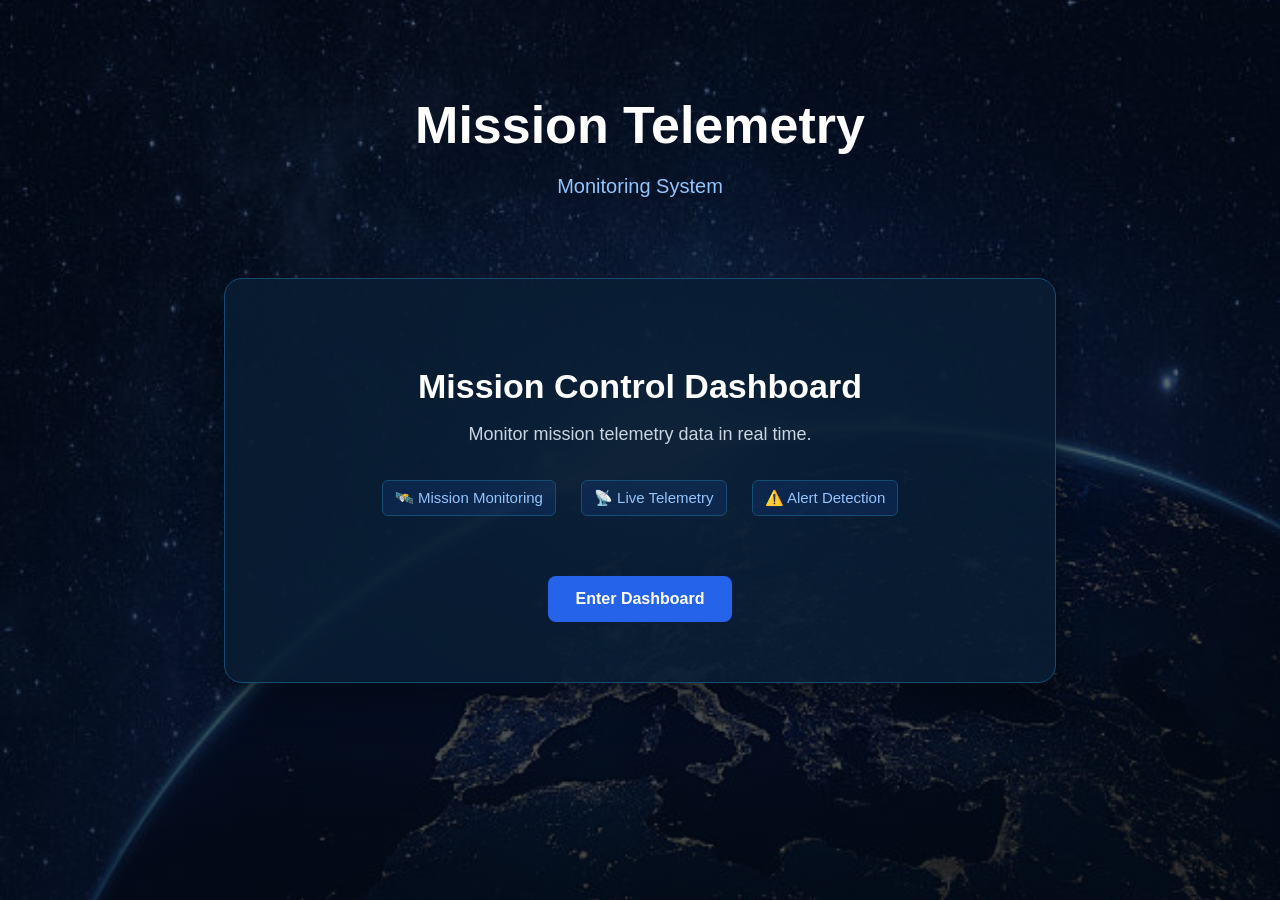
<file: frontend/index.html>
<!DOCTYPE html>
<html lang="en">
<head>
    <meta charset="UTF-8">
    <meta name="viewport" content="width=device-width, initial-scale=1.0">
    <title>Mission Telemetry & Monitoring System</title>
    <link rel="stylesheet" href="style.css">
</head>

<body>

    <div class="container">

    <header>
        <h1>Mission Telemetry</h1>
        <p>Monitoring System</p>
    </header>

    <main>
        <h2>Mission Control Dashboard</h2>
        <p>Monitor mission telemetry data in real time.</p>
        <div class="mission-info">
            <span>🛰️ Mission Monitoring</span>
            <span>📡 Live Telemetry</span>
            <span>⚠️ Alert Detection</span>
        </div>
        <a href="login.html" class="dashboard-button">Enter Dashboard</a>
    </main>

</div>

</body>
</html>
</file>
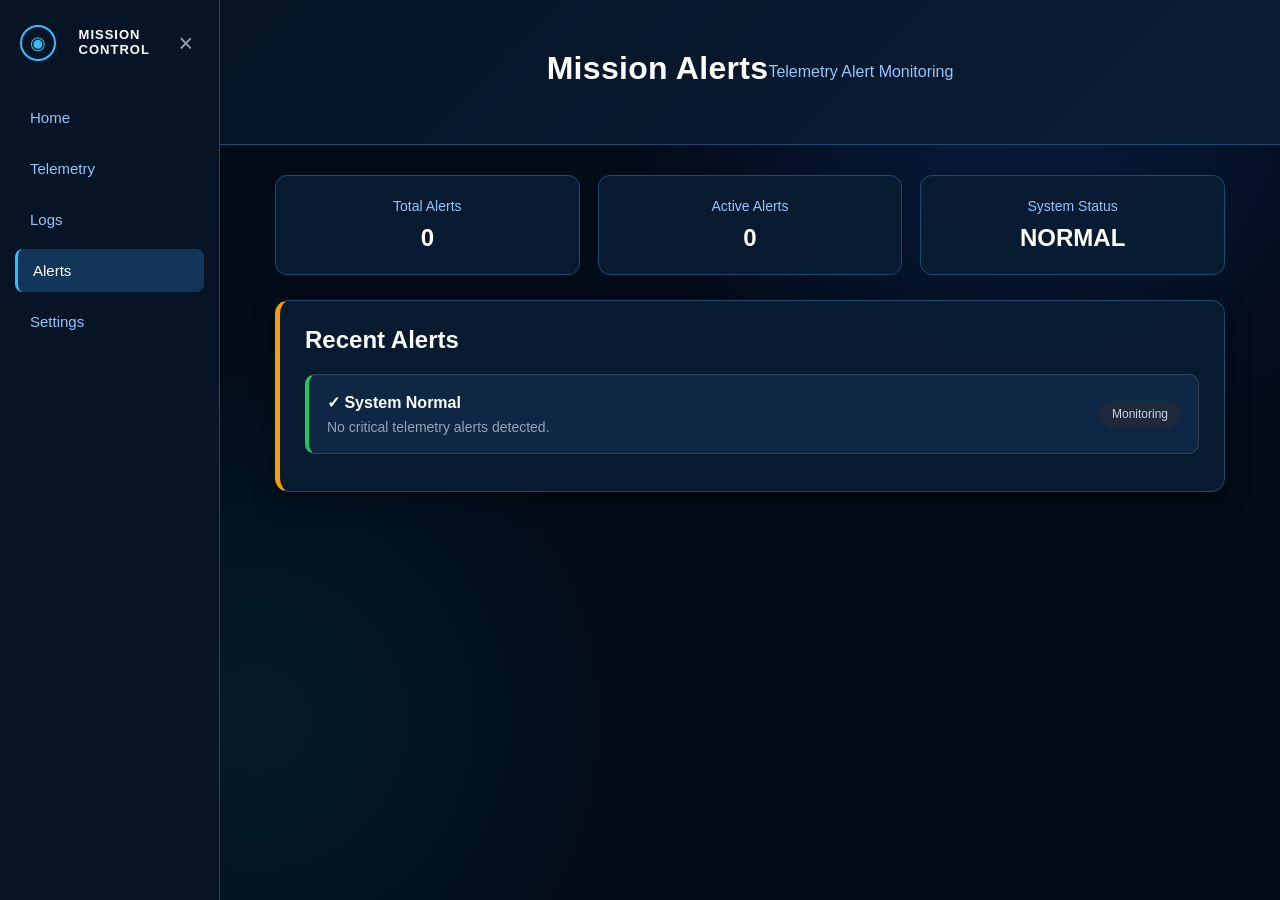
<file: frontend/alerts.html>
<!DOCTYPE html>
<html lang="en">
<head>
    <meta charset="UTF-8">
    <meta name="viewport" content="width=device-width, initial-scale=1.0">

    <title>Alerts</title>

    <link rel="stylesheet" href="dashboard.css">
    <link rel="stylesheet" href="alerts.css">
</head>

<body>

    <aside class="sidebar">

        <div class="logo">
            <span class="logo-icon">◉</span>
            <span>MISSION<br>CONTROL</span>
            <button class="close-sidebar">×</button>
        </div>

        <nav>
            <a href="dashboard.html">Home</a>
            <a href="telemetry.html">Telemetry</a>
            <a href="logs.html">Logs</a>
            <a href="alerts.html" class="active">Alerts</a>
            <a href="settings.html">Settings</a>
        </nav>

    </aside>


    <header class="dashboard-header">

        <button class="menu-button" id="menuButton">☰</button>

        <h1>Mission Alerts</h1>
        <p>Telemetry Alert Monitoring</p>

    </header>


    <main class="alerts-container">

        <section class="alert-summary">

            <div class="summary-card">
                <span>Total Alerts</span>
                <strong id="totalAlerts">0</strong>
            </div>

            <div class="summary-card">
                <span>Active Alerts</span>
                <strong id="activeAlerts">0</strong>
            </div>

            <div class="summary-card">
                <span>System Status</span>
                <strong id="systemStatus">NORMAL</strong>
            </div>

        </section>


        <section class="alerts-panel">

            <h2>Recent Alerts</h2>

            <div id="alertList">

                <div class="alert-item normal-alert">
                    <div>
                        <strong>✓ System Normal</strong>
                        <p>No critical telemetry alerts detected.</p>
                    </div>

                    <span>Monitoring</span>
                </div>

            </div>

        </section>

    </main>


    <script src="alerts.js"></script>

</body>
</html>
</file>
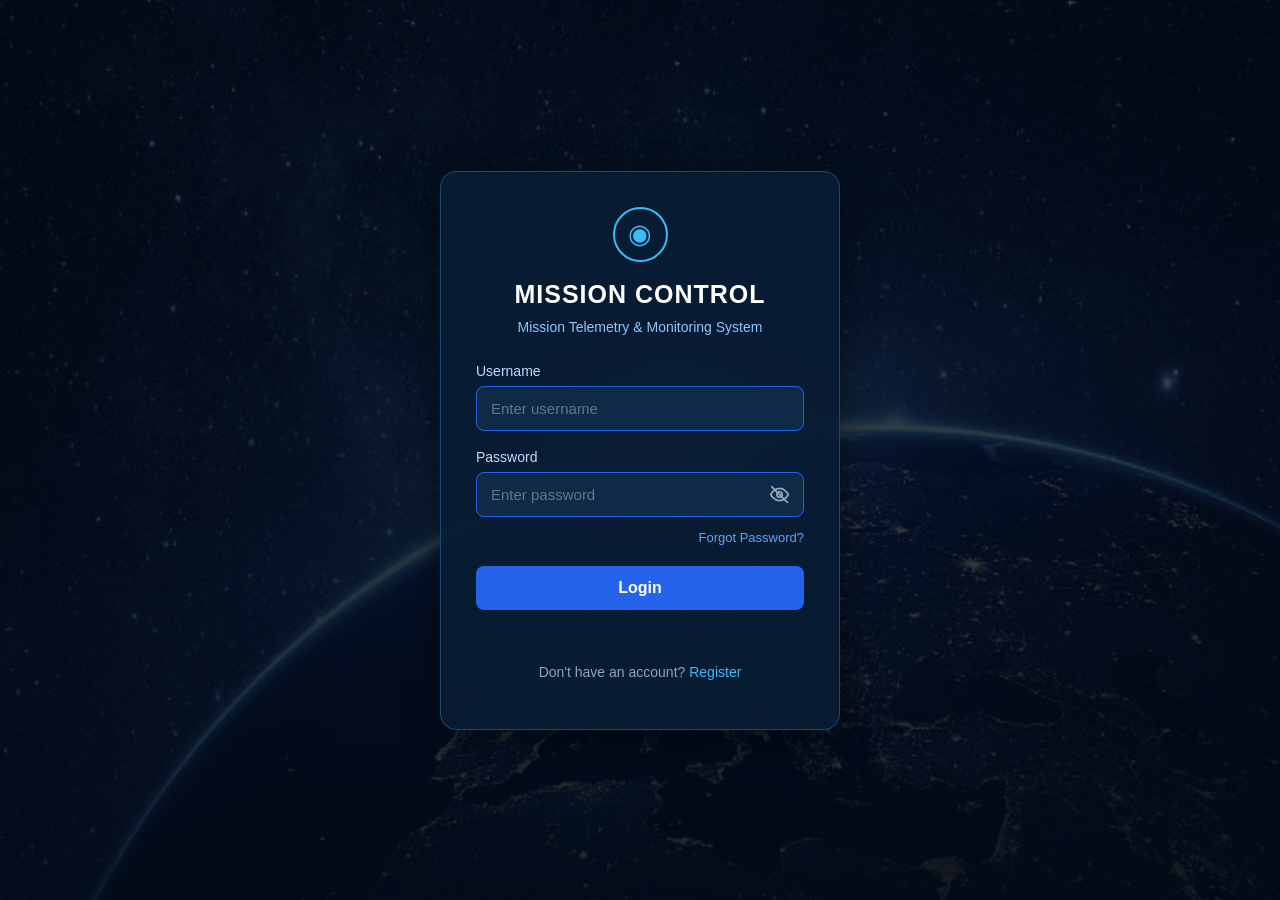
<file: frontend/dashboard.html>
<!DOCTYPE html>
<html lang="en">

<head>

    <meta charset="UTF-8">

    <meta
        name="viewport"
        content="width=device-width, initial-scale=1.0"
    >

    <title>Mission Dashboard</title>

    <link
        rel="stylesheet"
        href="dashboard.css"
    >

</head>


<body>


    <!-- =========================
         SIDEBAR
    ========================== -->

    <aside class="sidebar">

        <div class="logo">

            <div class="logo-brand">

                <span class="logo-icon">
                    ◉
                </span>

                <span class="logo-text">
                    MISSION<br>
                    CONTROL
                </span>

            </div>

            <button
                class="close-sidebar"
                aria-label="Close sidebar"
            >
                ×
            </button>

        </div>
        <p id="welcomeUser"></p>

        <nav>

            <a
                href="dashboard.html"
                class="active"
            >
                Home
            </a>

            <a href="telemetry.html">
                Telemetry
            </a>

            <a href="logs.html">
                Logs
            </a>

            <a href="alerts.html">
                Alerts
            </a>

            <a href="settings.html">
                Settings
            </a>
            <a href="#" id="logoutButton">
                Logout
            </a>
        </nav>

    </aside>



    <!-- =========================
         HEADER
    ========================== -->

    <header class="dashboard-header">

        <button
            class="menu-button"
            id="menuButton"
            aria-label="Open menu"
        >
            ☰
        </button>

        <div>

            <h1>
                Mission Telemetry Dashboard
            </h1>

            <p>
                Real-Time Mission Monitoring
            </p>

        </div>

    </header>



    <!-- =========================
         MAIN CONTENT
    ========================== -->

    <main class="dashboard-container">


        <!-- =========================
             MISSION STATUS
        ========================== -->

        <section class="status-card">

            <div>

                <h2>
                    Mission Status
                </h2>

                <p id="missionStatus">

                    <span class="status-dot"></span>

                    MISSION ACTIVE

                </p>

            </div>

        </section>



        <!-- =========================
             TELEMETRY CARDS
        ========================== -->

        <section class="telemetry-grid">


            <!-- TEMPERATURE -->

            <div class="telemetry-card temperature-card">

                <div class="telemetry-icon">
                    🌡️
                </div>

                <h3>
                    Temperature
                </h3>

                <p id="temperature">
                    -- °C
                </p>

                <div class="progress">

                    <div
                        class="progress-bar temperature-progress"
                    ></div>

                </div>

            </div>



            <!-- BATTERY -->

            <div class="telemetry-card battery-card">

                <div class="telemetry-icon">
                    🔋
                </div>

                <h3>
                    Battery
                </h3>

                <p id="battery">
                    -- %
                </p>

                <div class="progress">

                    <div
                        class="progress-bar battery-progress"
                    ></div>

                </div>

            </div>



            <!-- PRESSURE -->

            <div class="telemetry-card pressure-card">

                <div class="telemetry-icon">
                    ⏱️
                </div>

                <h3>
                    Pressure
                </h3>

                <p id="pressure">
                    -- kPa
                </p>

                <div class="progress">

                    <div
                        class="progress-bar pressure-progress"
                    ></div>

                </div>

            </div>



            <!-- SIGNAL -->

            <div class="telemetry-card signal-card">

                <div class="telemetry-icon">
                    📡
                </div>

                <h3>
                    Signal
                </h3>

                <p id="signal">
                    -- %
                </p>

                <div class="progress">

                    <div
                        class="progress-bar signal-progress"
                    ></div>

                </div>

            </div>



            <!-- ALTITUDE -->

            <div class="telemetry-card altitude-card">

                <div class="telemetry-icon">
                    🛰️
                </div>

                <h3>
                    Altitude
                </h3>

                <p id="altitude">
                    -- km
                </p>

            </div>



            <!-- VELOCITY -->

            <div class="telemetry-card velocity-card">

                <div class="telemetry-icon">
                    🚀
                </div>

                <h3>
                    Velocity
                </h3>

                <p id="velocity">
                    -- km/s
                </p>

            </div>



            <!-- POWER -->

            <div class="telemetry-card power-card">

                <div class="telemetry-icon">
                    ⚡
                </div>

                <h3>
                    Power
                </h3>

                <p id="power">
                    -- W
                </p>

            </div>



            <!-- ORIENTATION -->

            <div class="telemetry-card orientation-card">

                <div class="telemetry-icon">
                    🧭
                </div>

                <h3>
                    Orientation
                </h3>

                <p id="orientation">
                    -- °
                </p>

            </div>


        </section>



        <!-- =========================
             ALERTS
        ========================== -->

        <section class="alerts-section">

            <h2>
                Alerts
            </h2>

            <p id="alertMessage">
                No active alerts.
            </p>

        </section>


    </main>



    <!-- =========================
         JAVASCRIPT
    ========================== -->

    <script src="dashboard.js"></script>

</body>

</html>
</file>
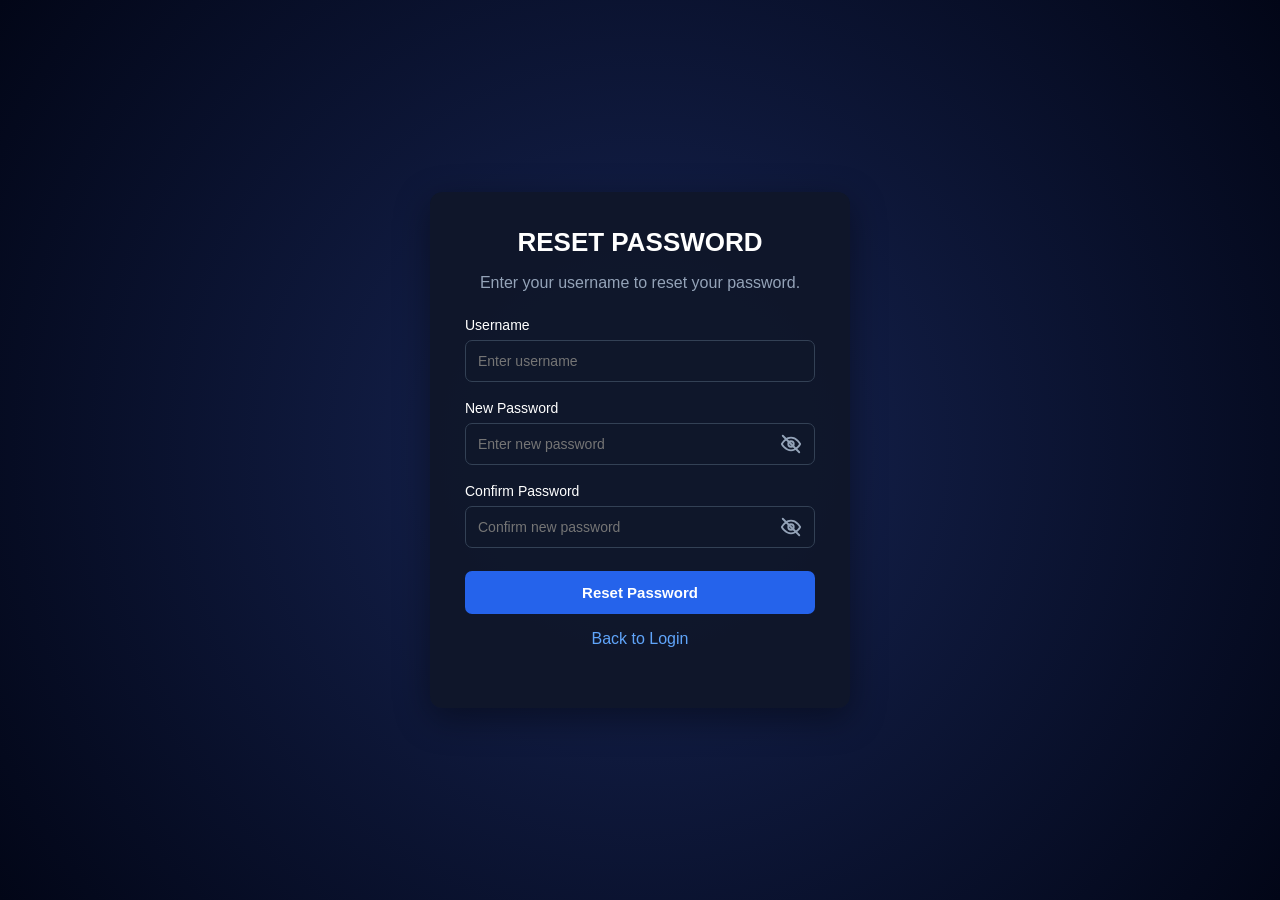
<file: frontend/forgot-password.html>
<!DOCTYPE html>
<html lang="en">

<head>

    <meta charset="UTF-8">

    <meta name="viewport"
          content="width=device-width, initial-scale=1.0">

    <title>Forgot Password</title>

    <link rel="stylesheet" href="forgot-password.css">

</head>


<body>

    <div class="forgot-container">

        <div class="forgot-card">

            <h1>RESET PASSWORD</h1>

            <p>
                Enter your username to reset your password.
            </p>


            <form id="forgotForm">


                <!-- USERNAME -->

                <div>

                    <label for="username">
                        Username
                    </label>

                    <input
                        type="text"
                        id="username"
                        placeholder="Enter username"
                        required
                    >

                </div>


                <!-- NEW PASSWORD -->

                <div>

                    <label for="newPassword">
                        New Password
                    </label>

                    <div class="password-container">

                        <input
                            type="password"
                            id="newPassword"
                            placeholder="Enter new password"
                            required
                        >

                        <button
                            type="button"
                            class="password-toggle"
                            onclick="togglePassword(
                                'newPassword',
                                'newEye'
                            )"
                            aria-label="Show password"
                        >

                            <svg
                                id="newEye"
                                width="22"
                                height="22"
                                viewBox="0 0 24 24"
                                fill="none"
                                stroke="currentColor"
                                stroke-width="2"
                                stroke-linecap="round"
                                stroke-linejoin="round"
                            >

                                <!-- Eye -->

                                <path
                                    d="M2 12s3.5-7 10-7
                                    10 7 10 7-3.5 7-10 7
                                    S2 12 2 12z"
                                />

                                <circle
                                    cx="12"
                                    cy="12"
                                    r="3"
                                />

                                <!-- Slash -->

                                <line
                                    x1="3"
                                    y1="3"
                                    x2="21"
                                    y2="21"
                                />

                            </svg>

                        </button>

                    </div>

                </div>


                <!-- CONFIRM PASSWORD -->

                <div>

                    <label for="confirmPassword">
                        Confirm Password
                    </label>

                    <div class="password-container">

                        <input
                            type="password"
                            id="confirmPassword"
                            placeholder="Confirm new password"
                            required
                        >

                        <button
                            type="button"
                            class="password-toggle"
                            onclick="togglePassword(
                                'confirmPassword',
                                'confirmEye'
                            )"
                            aria-label="Show password"
                        >

                            <svg
                                id="confirmEye"
                                width="22"
                                height="22"
                                viewBox="0 0 24 24"
                                fill="none"
                                stroke="currentColor"
                                stroke-width="2"
                                stroke-linecap="round"
                                stroke-linejoin="round"
                            >

                                <!-- Eye -->

                                <path
                                    d="M2 12s3.5-7 10-7
                                    10 7 10 7-3.5 7-10 7
                                    S2 12 2 12z"
                                />

                                <circle
                                    cx="12"
                                    cy="12"
                                    r="3"
                                />

                                <!-- Slash -->

                                <line
                                    x1="3"
                                    y1="3"
                                    x2="21"
                                    y2="21"
                                />

                            </svg>

                        </button>

                    </div>

                </div>


                <!-- RESET BUTTON -->

                <button type="submit">

                    Reset Password

                </button>


                <!-- MESSAGE -->

                <p id="forgotMessage"></p>


            </form>


            <!-- BACK TO LOGIN -->

            <p>

                <a href="login.html">
                    Back to Login
                </a>

            </p>


        </div>

    </div>


    <script>

        function togglePassword(
            passwordId,
            eyeId
        ) {

            const password =
                document.getElementById(passwordId);

            const eye =
                document.getElementById(eyeId);


            if (password.type === "password") {

                password.type = "text";

                eye.innerHTML = `

                    <path
                        d="M2 12s3.5-7 10-7
                        10 7 10 7-3.5 7-10 7
                        S2 12 2 12z"
                    />

                    <circle
                        cx="12"
                        cy="12"
                        r="3"
                    />

                `;

            }

            else {

                password.type = "password";

                eye.innerHTML = `

                    <path
                        d="M2 12s3.5-7 10-7
                        10 7 10 7-3.5 7-10 7
                        S2 12 2 12z"
                    />

                    <circle
                        cx="12"
                        cy="12"
                        r="3"
                    />

                    <line
                        x1="3"
                        y1="3"
                        x2="21"
                        y2="21"
                    />

                `;

            }

        }

    </script>
<script src="forgot-password.js"></script>

</body>

</html>
</file>
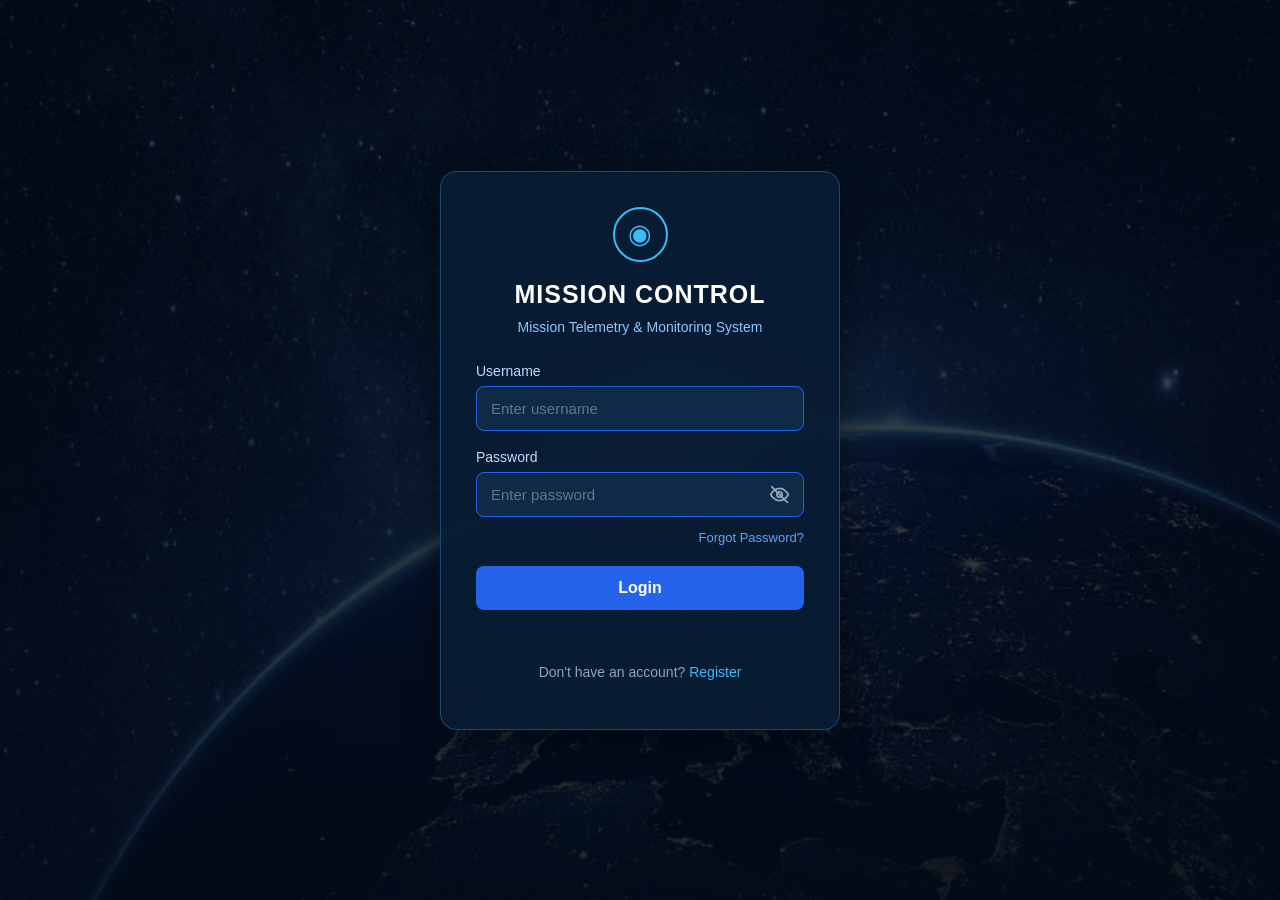
<file: frontend/login.html>
<!DOCTYPE html>
<html lang="en">

<head>

    <meta charset="UTF-8">

    <meta name="viewport"
          content="width=device-width, initial-scale=1.0">

    <title>Mission Login</title>

    <link rel="stylesheet" href="login.css">

</head>


<body>

    <div class="login-container">

        <div class="login-card">

            <div class="login-logo">
                ◉
            </div>

            <h1>MISSION CONTROL</h1>

            <p class="login-subtitle">
                Mission Telemetry & Monitoring System
            </p>


            <form id="loginForm">


                <!-- USERNAME -->

                <div class="input-group">

                    <label for="username">
                        Username
                    </label>

                    <input
                        type="text"
                        id="username"
                        placeholder="Enter username"
                        autocomplete="off"
                        required
                    >

                </div>


                <!-- PASSWORD -->

                <div class="input-group">

                    <label for="password">
                        Password
                    </label>

                    <div class="password-container">

                        <input
                            type="password"
                            id="password"
                            placeholder="Enter password"
                            autocomplete="new-password"
                            required
                        >

                        <button
                            type="button"
                            id="togglePassword"
                            class="password-toggle"
                            aria-label="Show password"
                        >

                            <svg
                                id="eyeIcon"
                                width="24"
                                height="24"
                                viewBox="0 0 24 24"
                                fill="none"
                                stroke="currentColor"
                                stroke-width="2"
                                stroke-linecap="round"
                                stroke-linejoin="round"
                            >

                                <path
                                    d="M2 12s3.5-7 10-7 10 7 10 7-3.5 7-10 7S2 12 2 12z"
                                />

                                <circle
                                    cx="12"
                                    cy="12"
                                    r="3"
                                />

                                <line
                                    x1="3"
                                    y1="3"
                                    x2="21"
                                    y2="21"
                                />

                            </svg>

                        </button>

                    </div>

                </div>


                <!-- FORGOT PASSWORD -->

                <div class="forgot-password-container">

                    <a href="forgot-password.html">
                        Forgot Password?
                    </a>

                </div>


                <!-- LOGIN BUTTON -->

                <button
                    type="submit"
                    class="login-button"
                >
                    Login
                </button>


                <!-- LOGIN MESSAGE -->

                <p id="loginMessage"></p>


            </form>


            <!-- REGISTER -->

            <p class="register-text">

                Don't have an account?

                <a href="register.html">
                    Register
                </a>

            </p>


        </div>

    </div>


    <script src="login.js"></script>


    <script>

        const password =
            document.getElementById("password");

        const togglePassword =
            document.getElementById("togglePassword");

        const eyeIcon =
            document.getElementById("eyeIcon");


        togglePassword.addEventListener(
            "click",
            function () {

                if (password.type === "password") {

                    password.type = "text";

                    togglePassword.setAttribute(
                        "aria-label",
                        "Hide password"
                    );

                    eyeIcon.innerHTML = `
                        <path
                            d="M2 12s3.5-7 10-7 10 7 10 7-3.5 7-10 7S2 12 2 12z"
                        />

                        <circle
                            cx="12"
                            cy="12"
                            r="3"
                        />
                    `;

                } else {

                    password.type = "password";

                    togglePassword.setAttribute(
                        "aria-label",
                        "Show password"
                    );

                    eyeIcon.innerHTML = `
                        <path
                            d="M2 12s3.5-7 10-7 10 7 10 7-3.5 7-10 7S2 12 2 12z"
                        />

                        <circle
                            cx="12"
                            cy="12"
                            r="3"
                        />

                        <line
                            x1="3"
                            y1="3"
                            x2="21"
                            y2="21"
                        />
                    `;

                }

            }
        );


        /*
         * Clear old login values when
         * the login page is opened.
         */

        function clearLoginFields() {

            document.getElementById("username").value = "";
            document.getElementById("password").value = "";

        }


        window.addEventListener(
            "pageshow",
            function () {

                clearLoginFields();

                /*
                 * Firefox may restore saved form
                 * values slightly after page load.
                 * Clear them again after a short delay.
                 */

                setTimeout(
                    clearLoginFields,
                    300
                );

            }
        );

    </script>

</body>

</html>
</file>
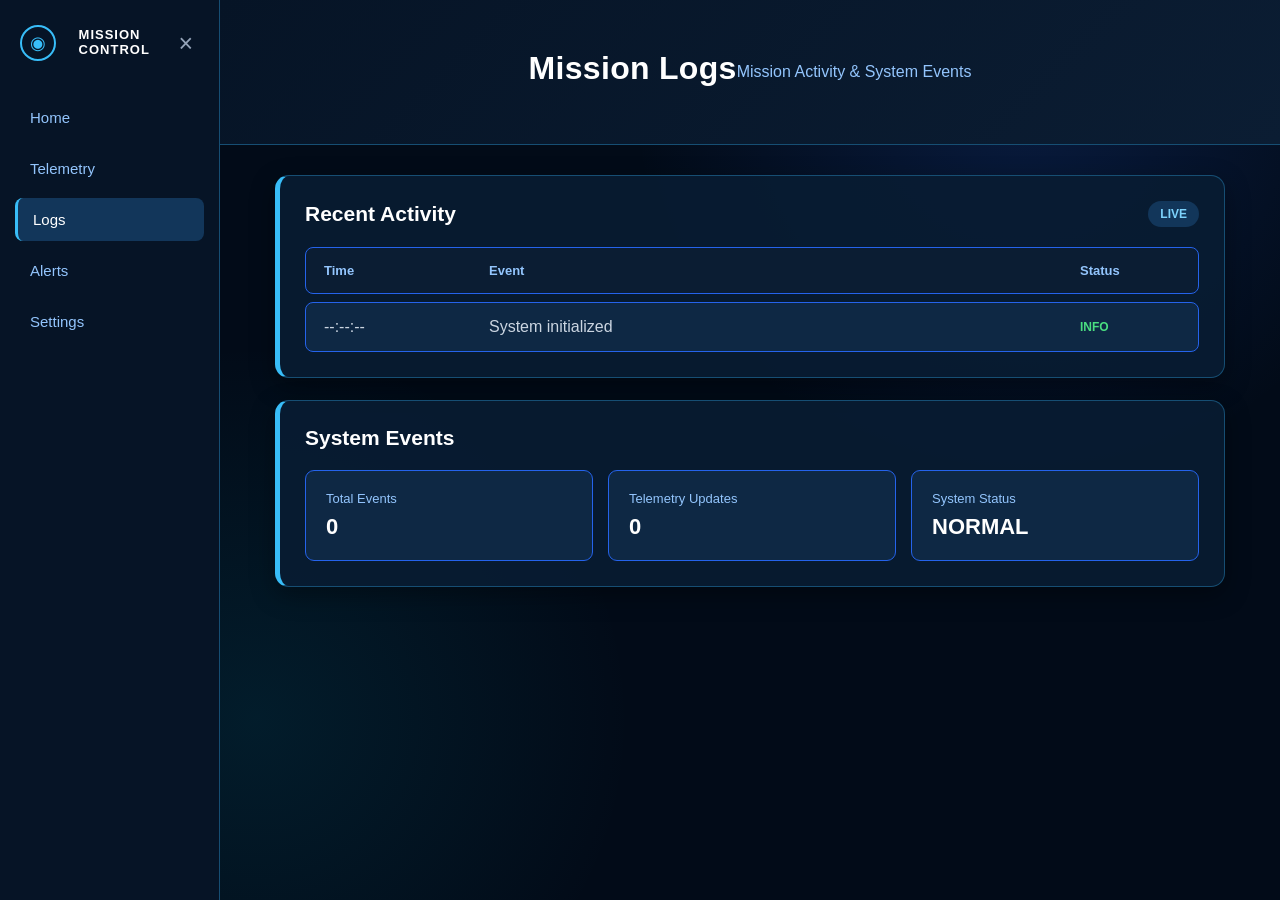
<file: frontend/logs.html>
<!DOCTYPE html>
<html lang="en">
<head>
    <meta charset="UTF-8">
    <meta name="viewport" content="width=device-width, initial-scale=1.0">

    <title>Mission Logs</title>

    <link rel="stylesheet" href="dashboard.css">
    <link rel="stylesheet" href="logs.css">
</head>

<body>

    <aside class="sidebar">

        <div class="logo">
            <span class="logo-icon">◉</span>
            <span>MISSION<br>CONTROL</span>
            <button class="close-sidebar">×</button>
        </div>

        <nav>
            <a href="dashboard.html">Home</a>
            <a href="telemetry.html">Telemetry</a>
            <a href="logs.html" class="active">Logs</a>
            <a href="alerts.html">Alerts</a>
            <a href="settings.html">Settings</a>
        </nav>

    </aside>


    <header class="dashboard-header">

        <button class="menu-button" id="menuButton">☰</button>

        <h1>Mission Logs</h1>
        <p>Mission Activity & System Events</p>

    </header>


    <main class="logs-container">

        <section class="logs-panel">

            <div class="logs-header">
                <h2>Recent Activity</h2>

                <span id="logStatus">LIVE</span>
            </div>


            <div class="logs-table">

                <div class="log-row log-heading">
                    <span>Time</span>
                    <span>Event</span>
                    <span>Status</span>
                </div>


                <div id="logList">

                    <div class="log-row">
                        <span>--:--:--</span>
                        <span>System initialized</span>
                        <strong>INFO</strong>
                    </div>

                </div>

            </div>

        </section>


        <section class="logs-panel">

            <h2>System Events</h2>

            <div class="event-grid">

                <div class="event-card">
                    <span>Total Events</span>
                    <strong id="totalEvents">0</strong>
                </div>

                <div class="event-card">
                    <span>Telemetry Updates</span>
                    <strong id="telemetryUpdates">0</strong>
                </div>

                <div class="event-card">
                    <span>System Status</span>
                    <strong id="systemStatus">NORMAL</strong>
                </div>

            </div>

        </section>

    </main>


    <script src="logs.js"></script>

</body>
</html>
</file>
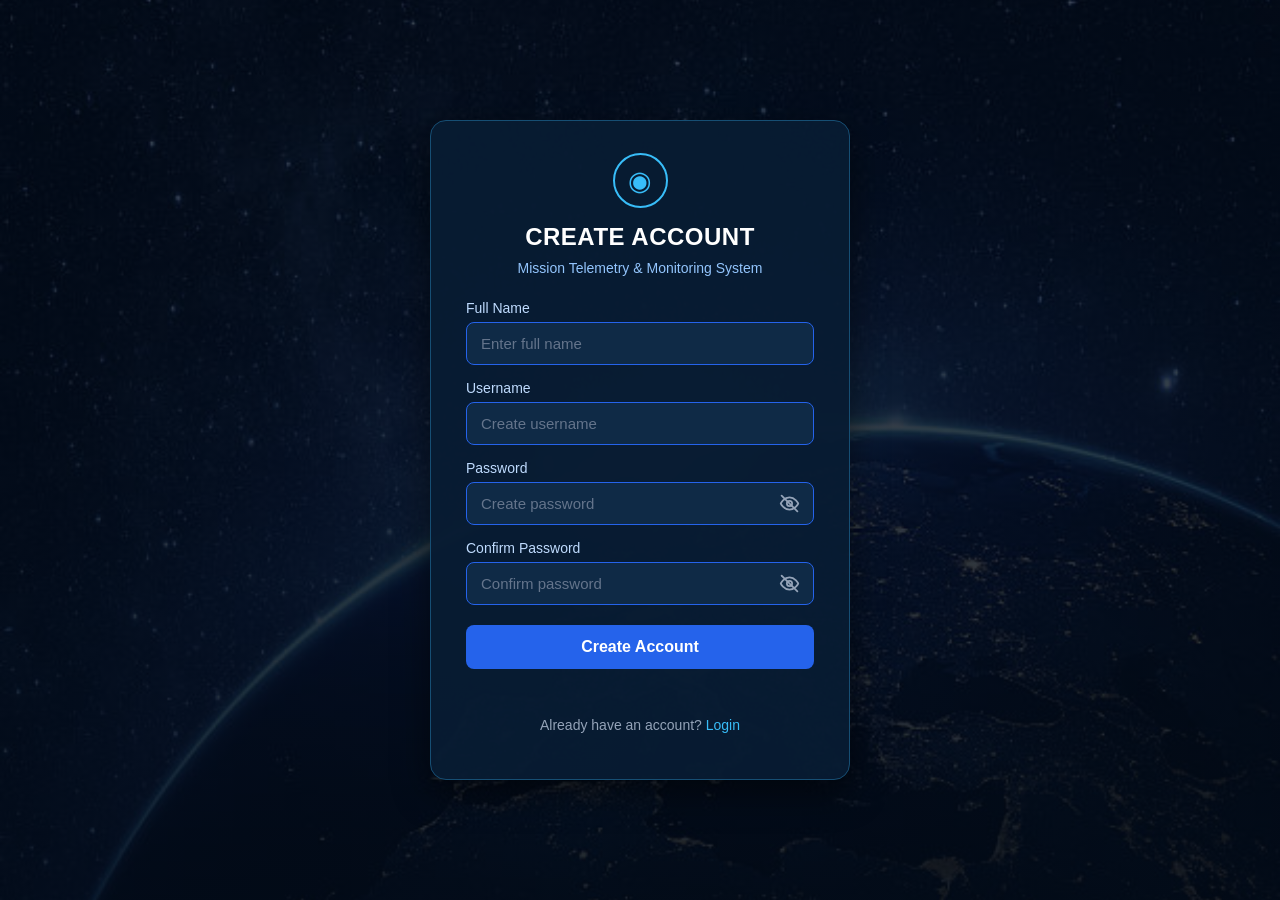
<file: frontend/register.html>
<!DOCTYPE html>
<html lang="en">

<head>

    <meta charset="UTF-8">

    <meta name="viewport"
          content="width=device-width, initial-scale=1.0">

    <title>Mission Register</title>

    <link rel="stylesheet" href="register.css">

</head>


<body>

    <div class="register-container">

        <div class="register-card">

            <div class="register-logo">
                ◉
            </div>

            <h1>CREATE ACCOUNT</h1>

            <p class="register-subtitle">
                Mission Telemetry & Monitoring System
            </p>


            <form id="registerForm">

                <!-- FULL NAME -->

                <div class="input-group">

                    <label for="fullName">
                        Full Name
                    </label>

                    <input
                        type="text"
                        id="fullName"
                        placeholder="Enter full name"
                        required
                    >

                </div>


                <!-- USERNAME -->

                <div class="input-group">

                    <label for="username">
                        Username
                    </label>

                    <input
                        type="text"
                        id="username"
                        placeholder="Create username"
                        required
                    >

                </div>


                <!-- PASSWORD -->

                <div class="input-group">

                    <label for="password">
                        Password
                    </label>

                    <div class="password-container">

                        <input
                            type="password"
                            id="password"
                            placeholder="Create password"
                            required
                        >

                        <button
                            type="button"
                            class="password-toggle"
                            id="togglePassword"
                            aria-label="Show password"
                        >

                            <svg
                                id="eyeIcon"
                                viewBox="0 0 24 24"
                                fill="none"
                                stroke="currentColor"
                                stroke-width="2"
                                stroke-linecap="round"
                                stroke-linejoin="round"
                            >

                                <path
                                    d="M2 12s3.5-7 10-7 10 7 10 7-3.5 7-10 7S2 12 2 12z"
                                />

                                <circle
                                    cx="12"
                                    cy="12"
                                    r="3"
                                />

                                <line
                                    x1="3"
                                    y1="3"
                                    x2="21"
                                    y2="21"
                                />

                            </svg>

                        </button>

                    </div>

                </div>


                <!-- CONFIRM PASSWORD -->

                <div class="input-group">

                    <label for="confirmPassword">
                        Confirm Password
                    </label>

                    <div class="password-container">

                        <input
                            type="password"
                            id="confirmPassword"
                            placeholder="Confirm password"
                            required
                        >

                        <button
                            type="button"
                            class="password-toggle"
                            id="toggleConfirmPassword"
                            aria-label="Show password"
                        >

                            <svg
                                id="confirmEyeIcon"
                                viewBox="0 0 24 24"
                                fill="none"
                                stroke="currentColor"
                                stroke-width="2"
                                stroke-linecap="round"
                                stroke-linejoin="round"
                            >

                                <path
                                    d="M2 12s3.5-7 10-7 10 7 10 7-3.5 7-10 7S2 12 2 12z"
                                />

                                <circle
                                    cx="12"
                                    cy="12"
                                    r="3"
                                />

                                <line
                                    x1="3"
                                    y1="3"
                                    x2="21"
                                    y2="21"
                                />

                            </svg>

                        </button>

                    </div>

                </div>


                <!-- REGISTER BUTTON -->

                <button
                    type="submit"
                    class="register-button"
                >
                    Create Account
                </button>


                <!-- REGISTER MESSAGE -->

                <p id="registerMessage"></p>

            </form>


            <!-- LOGIN -->

            <p class="login-text">

                Already have an account?

                <a href="login.html">
                    Login
                </a>

            </p>

        </div>

    </div>


    <script src="register.js"></script>


    <script>

        function setupPasswordToggle(
            inputId,
            buttonId,
            iconId
        ) {

            const password =
                document.getElementById(inputId);

            const toggle =
                document.getElementById(buttonId);

            const icon =
                document.getElementById(iconId);


            toggle.addEventListener(
                "click",
                function () {

                    if (password.type === "password") {

                        password.type = "text";

                        toggle.setAttribute(
                            "aria-label",
                            "Hide password"
                        );

                        icon.innerHTML = `
                            <path
                                d="M2 12s3.5-7 10-7 10 7 10 7-3.5 7-10 7S2 12 2 12z"
                            />

                            <circle
                                cx="12"
                                cy="12"
                                r="3"
                            />
                        `;

                    } else {

                        password.type = "password";

                        toggle.setAttribute(
                            "aria-label",
                            "Show password"
                        );

                        icon.innerHTML = `
                            <path
                                d="M2 12s3.5-7 10-7 10 7 10 7-3.5 7-10 7S2 12 2 12z"
                            />

                            <circle
                                cx="12"
                                cy="12"
                                r="3"
                            />

                            <line
                                x1="3"
                                y1="3"
                                x2="21"
                                y2="21"
                            />
                        `;

                    }

                }
            );

        }


        setupPasswordToggle(
            "password",
            "togglePassword",
            "eyeIcon"
        );


        setupPasswordToggle(
            "confirmPassword",
            "toggleConfirmPassword",
            "confirmEyeIcon"
        );

    </script>

</body>

</html>
</file>
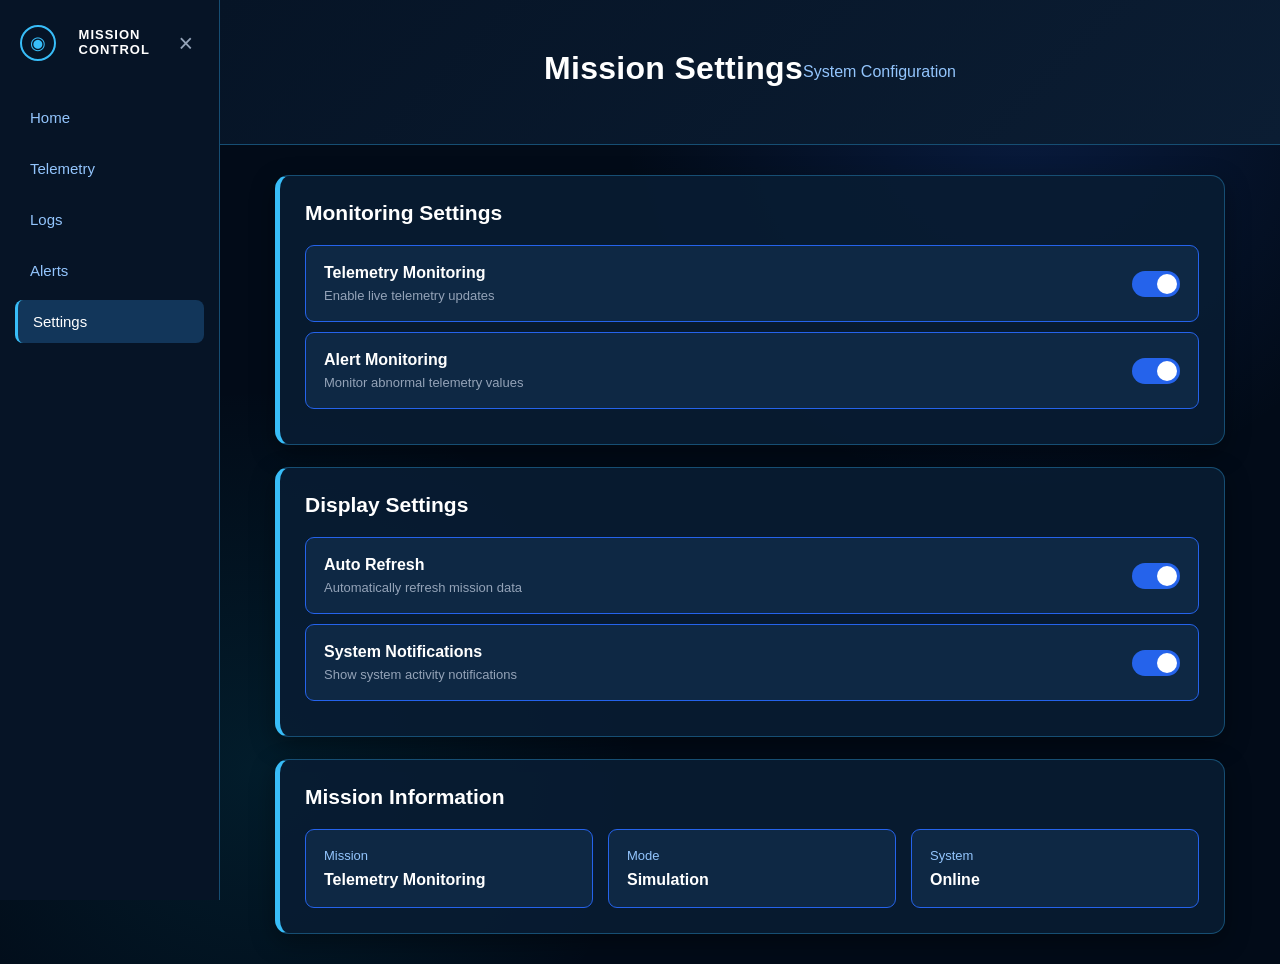
<file: frontend/settings.html>
<!DOCTYPE html>
<html lang="en">
<head>
    <meta charset="UTF-8">
    <meta name="viewport" content="width=device-width, initial-scale=1.0">

    <title>Settings</title>

    <link rel="stylesheet" href="dashboard.css">
    <link rel="stylesheet" href="settings.css">
</head>

<body>

    <aside class="sidebar">

        <div class="logo">
            <span class="logo-icon">◉</span>
            <span>MISSION<br>CONTROL</span>
            <button class="close-sidebar">×</button>
        </div>

        <nav>
            <a href="dashboard.html">Home</a>
            <a href="telemetry.html">Telemetry</a>
            <a href="logs.html">Logs</a>
            <a href="alerts.html">Alerts</a>
            <a href="settings.html" class="active">Settings</a>
        </nav>

    </aside>


    <header class="dashboard-header">

        <button class="menu-button" id="menuButton">☰</button>

        <h1>Mission Settings</h1>
        <p>System Configuration</p>

    </header>


    <main class="settings-container">

        <section class="settings-panel">

            <h2>Monitoring Settings</h2>

            <div class="setting-row">
                <div>
                    <strong>Telemetry Monitoring</strong>
                    <p>Enable live telemetry updates</p>
                </div>

                <label class="switch">
                    <input type="checkbox" id="telemetryToggle" checked>
                    <span class="slider"></span>
                </label>
            </div>


            <div class="setting-row">
                <div>
                    <strong>Alert Monitoring</strong>
                    <p>Monitor abnormal telemetry values</p>
                </div>

                <label class="switch">
                    <input type="checkbox" id="alertToggle" checked>
                    <span class="slider"></span>
                </label>
            </div>

        </section>


        <section class="settings-panel">

            <h2>Display Settings</h2>

            <div class="setting-row">
                <div>
                    <strong>Auto Refresh</strong>
                    <p>Automatically refresh mission data</p>
                </div>

                <label class="switch">
                    <input type="checkbox" id="refreshToggle" checked>
                    <span class="slider"></span>
                </label>
            </div>


            <div class="setting-row">
                <div>
                    <strong>System Notifications</strong>
                    <p>Show system activity notifications</p>
                </div>

                <label class="switch">
                    <input type="checkbox" id="notificationToggle" checked>
                    <span class="slider"></span>
                </label>
            </div>

        </section>


        <section class="settings-panel">

            <h2>Mission Information</h2>

            <div class="mission-info">

                <div>
                    <span>Mission</span>
                    <strong>Telemetry Monitoring</strong>
                </div>

                <div>
                    <span>Mode</span>
                    <strong>Simulation</strong>
                </div>

                <div>
                    <span>System</span>
                    <strong>Online</strong>
                </div>

            </div>

        </section>

    </main>


    <script src="settings.js"></script>

</body>
</html>
</file>
<file: frontend/style.css>
body {
    font-family: Arial, sans-serif;
    margin: 0;
    min-height: 100vh;
    color: white;
    background:
    linear-gradient(rgba(2, 11, 24, 0.55), rgba(2, 11, 24, 0.75)),
    url("earth-bg.jpg") center center / cover no-repeat fixed;
}

.container {
    max-width: 1100px;
    margin: auto;
    padding: 60px 30px;
}

header {
    text-align: center;
    margin-bottom: 80px;
}

header h1 {
    font-size: 52px;
    margin-bottom: 15px;
}

header p {
    color: #93c5fd;
    font-size: 20px;
}

main {
    max-width: 750px;
    margin: auto;
    text-align: center;
    padding: 60px 40px;
    background: rgba(8, 28, 50, 0.9);
    border: 1px solid #164e73;
    border-radius: 18px;
    box-shadow: 0 15px 40px rgba(0, 0, 0, 0.4);
}

main h2 {
    font-size: 34px;
    margin-bottom: 15px;
}

main p {
    color: #cbd5e1;
    font-size: 18px;
    margin-bottom: 35px;
}

main button {
    padding: 14px 30px;
    background: #2563eb;
    color: white;
    border: none;
    border-radius: 8px;
    font-size: 17px;
    cursor: pointer;
}

main button:hover {
    background: #1d4ed8;
}
.mission-info {
    display: flex;
    justify-content: center;
    gap: 25px;
    margin: 25px 0 35px;
    color: #93c5fd;
    font-size: 15px;
}

.mission-info span {
    padding: 8px 12px;
    background: rgba(37, 99, 235, 0.12);
    border: 1px solid #164e73;
    border-radius: 6px;
}
.dashboard-button {
    display: inline-block;
    margin-top: 25px;
    padding: 14px 28px;
    background: #2563eb;
    color: white;
    text-decoration: none;
    border-radius: 8px;
    font-size: 16px;
    font-weight: bold;
    cursor: pointer;
}

.dashboard-button:hover {
    background: #1d4ed8;
}
</file>
<file: frontend/dashboard.css>
* {
    box-sizing: border-box;
}

body {
    margin: 0;

    min-height: 100vh;

    font-family: Arial, sans-serif;

    color: #e5e7eb;

    background:
        radial-gradient(
            circle at 80% 10%,
            rgba(37, 99, 235, 0.18),
            transparent 30%
        ),
        radial-gradient(
            circle at 20% 80%,
            rgba(6, 182, 212, 0.10),
            transparent 30%
        ),
        #020b18;
}


/* =========================
   SIDEBAR
========================= */

.sidebar {
    position: fixed;

    left: 0;
    top: 0;

    width: 220px;
    height: 100vh;

    background: #061426;

    border-right: 1px solid #164e73;

    padding: 25px 15px;

    z-index: 10;
}


/* LOGO */

.logo {
    display: flex;

    align-items: center;

    justify-content: space-between;

    margin-bottom: 35px;

    padding: 0 5px;
}

.logo-brand {
    display: flex;

    align-items: center;

    gap: 10px;
}

.logo-icon {
    width: 36px;
    height: 36px;

    flex-shrink: 0;

    border: 2px solid #38bdf8;

    border-radius: 50%;

    display: flex;

    align-items: center;
    justify-content: center;

    color: #38bdf8;

    font-size: 18px;
}

.logo-text {
    color: white;

    font-size: 13px;

    font-weight: bold;

    line-height: 1.15;

    letter-spacing: 1px;
}


/* CLOSE BUTTON */

.close-sidebar {
    background: transparent;

    border: none;

    color: #94a3b8;

    font-size: 25px;

    cursor: pointer;

    line-height: 1;
}

.close-sidebar:hover {
    color: white;
}


/* NAVIGATION */

.sidebar nav {
    display: flex;

    flex-direction: column;

    gap: 8px;
}

.sidebar a {
    display: block;

    padding: 13px 15px;

    border-radius: 8px;

    color: #93c5fd;

    text-decoration: none;

    font-size: 15px;

    transition:
        background 0.2s ease,
        color 0.2s ease;
}

.sidebar a:hover {
    background: #0d2945;

    color: white;
}

.sidebar a.active {
    background: #12365a;

    color: white;

    border-left: 3px solid #38bdf8;
}


/* =========================
   HEADER
========================= */

.dashboard-header {
    min-height: 145px;

    margin-left: 220px;

    padding: 32px 40px;

    background:
        linear-gradient(
            135deg,
            #061426,
            #0b1d33
        );

    border-bottom: 1px solid #164e73;

    display: flex;

    align-items: center;

    justify-content: center;

    text-align: center;

    position: relative;
}

.dashboard-header h1 {
    margin: 0 0 8px;

    color: white;

    font-size: 32px;

    letter-spacing: 0.3px;
}

.dashboard-header p {
    margin: 0;

    color: #93c5fd;

    font-size: 16px;
}


/* MENU BUTTON */

.menu-button {
    display: none;

    position: fixed;

    left: 18px;
    top: 18px;

    background: transparent;

    color: #38bdf8;

    border: none;

    padding: 0;

    font-size: 30px;

    line-height: 1;

    cursor: pointer;

    z-index: 20;
}

.menu-button:hover {
    color: white;
}


/* =========================
   MAIN CONTAINER
========================= */

.dashboard-container {
    max-width: 1150px;

    margin: 30px auto;

    padding: 0 25px;

    margin-left: 250px;

    margin-right: 30px;
}


/* =========================
   MISSION STATUS
========================= */

.status-card {
    background:
        rgba(8, 28, 50, 0.92);

    padding: 22px 25px;

    margin-bottom: 25px;

    border-radius: 14px;

    border: 1px solid #164e73;

    border-left: 5px solid #22c55e;

    box-shadow:
        0 8px 25px rgba(0, 0, 0, 0.35);
}

.status-card h2 {
    margin: 0 0 10px;

    color: white;

    font-size: 20px;
}

#missionStatus {
    margin: 0;

    color: #4ade80;

    font-weight: bold;

    font-size: 17px;
}

.status-dot {
    display: inline-block;

    width: 10px;
    height: 10px;

    margin-right: 8px;

    background: #22c55e;

    border-radius: 50%;

    box-shadow:
        0 0 10px #22c55e;

    animation: statusPulse 1.5s infinite;
}

@keyframes statusPulse {

    0%,
    100% {
        opacity: 1;
    }

    50% {
        opacity: 0.4;
    }
}


/* =========================
   TELEMETRY GRID
========================= */

.telemetry-grid {
    display: grid;

    grid-template-columns:
        repeat(4, 1fr);

    gap: 20px;

    margin-bottom: 25px;
}


/* TELEMETRY CARD */

.telemetry-card {
    position: relative;

    overflow: hidden;

    background:
        rgba(15, 42, 70, 0.92);

    padding: 23px 20px;

    border-radius: 12px;

    text-align: center;

    border: 1px solid;

    box-shadow:
        0 6px 20px rgba(0, 0, 0, 0.25);

    transition:
        transform 0.2s ease,
        background 0.2s ease;
}

.telemetry-card:hover {
    transform: translateY(-3px);

    background:
        rgba(18, 49, 80, 0.95);
}

.telemetry-icon {
    font-size: 27px;

    margin-bottom: 9px;
}

.telemetry-card h3 {
    margin: 0;

    color: #bfdbfe;

    font-size: 15px;

    font-weight: 600;
}

.telemetry-card p {
    margin: 12px 0 0;

    color: white;

    font-size: 25px;

    font-weight: bold;
}


/* CARD BORDERS */

.temperature-card {
    border-color: #38bdf8;
}

.battery-card {
    border-color: #4ade80;
}

.pressure-card {
    border-color: #a78bfa;
}

.signal-card {
    border-color: #fbbf24;
}


/* =========================
   PROGRESS BARS
========================= */

.progress {
    width: 100%;

    height: 7px;

    margin-top: 18px;

    background: #173452;

    border-radius: 10px;

    overflow: hidden;
}

.progress-bar {
    height: 100%;

    border-radius: 10px;

    transition: width 0.5s ease;
}

.temperature-progress {
    width: 65%;

    background: #38bdf8;
}

.battery-progress {
    width: 94%;

    background: #4ade80;
}

.pressure-progress {
    width: 70%;

    background: #a78bfa;
}

.signal-progress {
    width: 98%;

    background: #fbbf24;
}


/* =========================
   ALERTS
========================= */

.alerts-section {
    background:
        rgba(8, 28, 50, 0.92);

    padding: 22px 25px;

    margin-bottom: 25px;

    border-radius: 14px;

    border: 1px solid #164e73;

    border-left: 5px solid #f59e0b;

    box-shadow:
        0 8px 25px rgba(0, 0, 0, 0.35);
}

.alerts-section h2 {
    margin: 0;

    color: white;

    font-size: 20px;
}

#alertMessage {
    padding: 14px 18px;

    margin: 15px 0 0;

    border-radius: 8px;

    background:
        rgba(30, 41, 59, 0.8);

    border: 1px solid #334155;

    color: #cbd5e1;

    font-weight: 600;
}


/* =========================
   RESPONSIVE
========================= */

@media (max-width: 1000px) {

    .telemetry-grid {
        grid-template-columns:
            repeat(2, 1fr);
    }
}


@media (max-width: 700px) {

    .sidebar {
        width: 220px;
    }

    .dashboard-header {
        margin-left: 0;

        padding: 30px 20px;
    }

    .dashboard-header h1 {
        font-size: 25px;
    }

    .dashboard-header p {
        font-size: 14px;
    }

    .dashboard-container {
        margin-left: 0;

        margin-right: 0;

        padding: 0 18px;
    }

    .menu-button {
        display: block;
    }
}


@media (max-width: 520px) {

    .telemetry-grid {
        grid-template-columns: 1fr;
    }

    .dashboard-header {
        min-height: 125px;

        padding: 25px 15px;
    }

    .dashboard-header h1 {
        font-size: 21px;
    }

    .dashboard-header p {
        font-size: 13px;
    }

    .status-card,
    .alerts-section {
        padding: 20px;
    }
}
</file>
<file: frontend/alerts.css>
.alerts-container {
    max-width: 1100px;
    margin: 30px auto;
    padding: 0 25px;
    margin-left: 250px;
    margin-right: 30px;
}


/* Mission Control - Match Dashboard */

.sidebar .logo span:not(.logo-icon) {
    color: white;
    font-size: 13px;
    font-weight: bold;
    line-height: 1.15;
    letter-spacing: 1px;
}


/* Summary */

.alert-summary {
    display: grid;
    grid-template-columns: repeat(3, 1fr);
    gap: 18px;
    margin-bottom: 25px;
}

.summary-card {
    background: rgba(8, 28, 50, 0.9);
    padding: 22px;
    border-radius: 12px;
    border: 1px solid #164e73;
    text-align: center;
}

.summary-card span {
    display: block;
    color: #93c5fd;
    font-size: 14px;
    margin-bottom: 10px;
}

.summary-card strong {
    font-size: 24px;
    color: white;
}


/* Alerts Panel */

.alerts-panel {
    background: rgba(8, 28, 50, 0.9);
    padding: 25px;
    border-radius: 14px;
    border: 1px solid #164e73;
    border-left: 5px solid #f59e0b;
    box-shadow: 0 8px 25px rgba(0, 0, 0, 0.35);
}

.alerts-panel h2 {
    margin: 0 0 20px;
    color: white;
}


/* Alert Item */

.alert-item {
    display: flex;
    justify-content: space-between;
    align-items: center;
    padding: 18px;
    margin-bottom: 12px;
    border-radius: 10px;
    background: rgba(15, 42, 70, 0.9);
    border: 1px solid #334155;
}

.alert-item strong {
    color: white;
    font-size: 16px;
}

.alert-item p {
    margin: 7px 0 0;
    color: #94a3b8;
    font-size: 14px;
}

.alert-item > span {
    padding: 6px 12px;
    border-radius: 20px;
    font-size: 12px;
    color: #cbd5e1;
    background: #1e293b;
}


/* Normal Alert */

.normal-alert {
    border-left: 4px solid #22c55e;
}


/* Mobile */

@media (max-width: 800px) {

    .alerts-container {
        margin-left: 20px;
        margin-right: 20px;
        padding: 0;
    }

    .alert-summary {
        grid-template-columns: 1fr;
    }
}
</file>
<file: frontend/forgot-password.css>
* {
    box-sizing: border-box;
}

body {
    margin: 0;
    font-family: Arial, sans-serif;

    background: radial-gradient(
        circle at center,
        #172554,
        #020617
    );

    color: white;
    min-height: 100vh;

    display: flex;
    justify-content: center;
    align-items: center;
}


/* MAIN CONTAINER */

.forgot-container {
    width: 100%;

    display: flex;
    justify-content: center;
    align-items: center;

    padding: 20px;
}


/* CARD */

.forgot-card {
    width: 100%;
    max-width: 420px;

    background: rgba(15, 23, 42, 0.95);

    padding: 35px;

    border-radius: 12px;

    box-shadow:
        0 10px 35px rgba(0, 0, 0, 0.4);
}


/* TITLE */

.forgot-card h1 {
    text-align: center;

    margin-top: 0;
    margin-bottom: 10px;

    font-size: 26px;
}


/* DESCRIPTION */

.forgot-card > p {
    text-align: center;

    color: #94a3b8;

    margin-bottom: 25px;
}


/* FORM */

.forgot-card form > div {
    margin-bottom: 18px;
}


/* LABEL */

.forgot-card label {
    display: block;

    margin-bottom: 7px;

    font-size: 14px;
}


/* NORMAL INPUT */

.forgot-card input {
    width: 100%;

    padding: 12px;

    border: 1px solid #334155;

    border-radius: 7px;

    background: #0f172a;

    color: white;

    font-size: 14px;

    outline: none;
}


/* INPUT FOCUS */

.forgot-card input:focus {
    border-color: #3b82f6;
}


/* PASSWORD CONTAINER */

.password-container {
    position: relative;

    width: 100%;
}


/* PASSWORD INPUT */

.password-container input {
    width: 100%;

    padding-right: 45px;
}


/* EYE BUTTON */

.password-container .password-toggle {
    position: absolute;

    right: 10px;
    top: 50%;

    transform: translateY(-50%);

    width: 28px !important;
    height: 28px !important;

    padding: 0 !important;
    margin: 0 !important;

    border: none !important;

    background: transparent !important;

    color: #94a3b8;

    cursor: pointer;

    display: flex;

    align-items: center;
    justify-content: center;
}


/* EYE HOVER */

.password-container .password-toggle:hover {
    background: transparent !important;

    color: white;
}


/* EYE SVG */

.password-container .password-toggle svg {
    width: 22px;
    height: 22px;
}


/* RESET BUTTON */

.forgot-card form > button {
    width: 100%;

    padding: 13px;

    margin-top: 5px;

    border: none;

    border-radius: 7px;

    background: #2563eb;

    color: white;

    font-size: 15px;

    font-weight: bold;

    cursor: pointer;
}


/* RESET BUTTON HOVER */

.forgot-card form > button:hover {
    background: #1d4ed8;
}


/* MESSAGE */

#forgotMessage {
    margin-top: 15px;

    color: #60a5fa;
}


/* BACK TO LOGIN */

.forgot-card a {
    color: #60a5fa;

    text-decoration: none;
}


.forgot-card a:hover {
    text-decoration: underline;
}
</file>
<file: frontend/login.css>
* {
    box-sizing: border-box;
}

body {
    margin: 0;
    min-height: 100vh;

    font-family: Arial, sans-serif;

    color: white;

    background:
        linear-gradient(
            rgba(2, 11, 24, 0.72),
            rgba(2, 11, 24, 0.88)
        ),
        url("earth-bg.jpg") center / cover no-repeat fixed;

    display: flex;
    align-items: center;
    justify-content: center;
}

.login-container {
    width: 100%;
    padding: 20px;
}

.login-card {
    width: 400px;
    max-width: 100%;

    margin: auto;
    padding: 35px;

    background: rgba(8, 28, 50, 0.96);

    border: 1px solid #164e73;
    border-radius: 16px;

    box-shadow:
        0 12px 35px rgba(0, 0, 0, 0.5);

    text-align: center;
}

/* LOGO */

.login-logo {
    width: 55px;
    height: 55px;

    margin: 0 auto 18px;

    border: 2px solid #38bdf8;
    border-radius: 50%;

    display: flex;
    align-items: center;
    justify-content: center;

    color: #38bdf8;

    font-size: 27px;
}

/* TITLE */

.login-card h1 {
    margin: 0;

    font-size: 25px;
    letter-spacing: 1px;
}

.login-subtitle {
    margin: 10px 0 28px;

    color: #93c5fd;

    font-size: 14px;
}

/* INPUT GROUP */

.input-group {
    text-align: left;

    margin-bottom: 18px;
}

.input-group label {
    display: block;

    margin-bottom: 7px;

    color: #bfdbfe;

    font-size: 14px;
}

/* NORMAL INPUT */

.input-group input {
    width: 100%;

    padding: 13px 14px;

    background: #0f2a46;

    color: white;

    border: 1px solid #2563eb;

    border-radius: 8px;

    outline: none;

    font-size: 15px;
}

.input-group input::placeholder {
    color: #64748b;
}

.input-group input:focus {
    border-color: #38bdf8;

    box-shadow:
        0 0 0 2px rgba(56, 189, 248, 0.12);
}

/* PASSWORD */

.password-container {
    position: relative;

    width: 100%;
}

.password-container input {
    padding-right: 48px;
}

/* EYE BUTTON */

.password-toggle {
    position: absolute;

    right: 10px;
    top: 50%;

    transform: translateY(-50%);

    width: 30px !important;
    height: 30px !important;

    padding: 0 !important;
    margin: 0 !important;

    border: none !important;

    background: transparent !important;

    color: #94a3b8;

    cursor: pointer;

    display: flex;

    align-items: center;
    justify-content: center;
}

.password-toggle:hover {
    color: white;
}

.password-toggle svg {
    width: 21px;
    height: 21px;
}

/* FORGOT PASSWORD */

.forgot-password-container {
    text-align: right;

    margin-top: -7px;
    margin-bottom: 20px;
}

.forgot-password-container a {
    color: #60a5fa;

    font-size: 13px;

    text-decoration: none;
}

.forgot-password-container a:hover {
    color: #93c5fd;

    text-decoration: underline;
}

/* LOGIN BUTTON */

.login-button {
    width: 100%;

    padding: 13px;

    border: none;
    border-radius: 8px;

    background: #2563eb;

    color: white;

    font-size: 16px;
    font-weight: bold;

    cursor: pointer;

    transition:
        background 0.2s ease,
        transform 0.1s ease;
}

.login-button:hover {
    background: #1d4ed8;
}

.login-button:active {
    transform: scale(0.99);
}

/* LOGIN MESSAGE */

#loginMessage {
    min-height: 20px;

    margin: 12px 0 0;

    color: #60a5fa;

    font-size: 13px;
}

/* REGISTER */

.register-text {
    margin-top: 22px;

    color: #94a3b8;

    font-size: 14px;
}

.register-text a {
    color: #38bdf8;

    text-decoration: none;

    font-weight: 500;
}

.register-text a:hover {
    color: #7dd3fc;

    text-decoration: underline;
}

/* MOBILE */

@media (max-width: 480px) {

    .login-card {
        padding: 28px 22px;
    }

    .login-card h1 {
        font-size: 22px;
    }

    .login-subtitle {
        font-size: 13px;
    }
}
</file>
<file: frontend/logs.css>
.logs-container {
    max-width: 1100px;
    margin: 30px auto;
    padding: 0 25px;
    margin-left: 250px;
    margin-right: 30px;
}


/* =========================
   MISSION CONTROL
   Match Dashboard
========================= */

.sidebar .logo span:not(.logo-icon) {
    color: white;
    font-size: 13px;
    font-weight: bold;
    line-height: 1.15;
    letter-spacing: 1px;
}


/* =========================
   LOGS PANEL
========================= */

.logs-panel {
    background: rgba(8, 28, 50, 0.9);
    padding: 25px;
    margin-bottom: 22px;
    border-radius: 14px;
    border: 1px solid #164e73;
    border-left: 5px solid #38bdf8;
    box-shadow: 0 8px 25px rgba(0, 0, 0, 0.35);
}

.logs-panel h2 {
    margin: 0;
    color: white;
    font-size: 21px;
}


/* =========================
   LOG HEADER
========================= */

.logs-header {
    display: flex;
    justify-content: space-between;
    align-items: center;
    margin-bottom: 20px;
}

#logStatus {
    padding: 6px 12px;
    border-radius: 20px;
    background: #12365a;
    color: #7dd3fc;
    font-size: 12px;
    font-weight: bold;
}


/* =========================
   LOGS TABLE
========================= */

.logs-table {
    display: grid;
    gap: 8px;
}

.log-row {
    display: grid;
    grid-template-columns: 150px 1fr 100px;
    align-items: center;
    gap: 15px;

    padding: 15px 18px;

    background: rgba(15, 42, 70, 0.9);
    border: 1px solid #2563eb;
    border-radius: 8px;

    color: #cbd5e1;
}

.log-heading {
    background: #0b1d33;
    color: #93c5fd;
    font-size: 13px;
    font-weight: bold;
}

.log-row strong {
    font-size: 12px;
    color: #4ade80;
}


/* =========================
   SYSTEM EVENTS
========================= */

.event-grid {
    display: grid;
    grid-template-columns: repeat(3, 1fr);
    gap: 15px;
    margin-top: 20px;
}

.event-card {
    background: rgba(15, 42, 70, 0.9);
    padding: 20px;
    border-radius: 9px;
    border: 1px solid #2563eb;
}

.event-card span {
    display: block;
    color: #93c5fd;
    font-size: 13px;
    margin-bottom: 8px;
}

.event-card strong {
    color: white;
    font-size: 22px;
}


/* =========================
   MOBILE
========================= */

@media (max-width: 800px) {

    .logs-container {
        margin-left: 20px;
        margin-right: 20px;
        padding: 0;
    }

    .log-row {
        grid-template-columns: 90px 1fr 70px;
        font-size: 13px;
    }

    .event-grid {
        grid-template-columns: 1fr;
    }
}
</file>
<file: frontend/register.css>
* {
    box-sizing: border-box;
}

body {
    margin: 0;

    min-height: 100vh;

    font-family: Arial, sans-serif;

    color: white;

    background:
        linear-gradient(
            rgba(2, 11, 24, 0.72),
            rgba(2, 11, 24, 0.88)
        ),
        url("earth-bg.jpg") center / cover no-repeat fixed;

    display: flex;

    align-items: center;

    justify-content: center;
}

.register-container {
    width: 100%;

    padding: 20px;
}

.register-card {
    width: 420px;

    max-width: 100%;

    margin: auto;

    padding: 32px 35px;

    background: rgba(8, 28, 50, 0.96);

    border: 1px solid #164e73;

    border-radius: 16px;

    box-shadow:
        0 12px 35px rgba(0, 0, 0, 0.5);

    text-align: center;
}

/* LOGO */

.register-logo {
    width: 55px;

    height: 55px;

    margin: 0 auto 15px;

    border: 2px solid #38bdf8;

    border-radius: 50%;

    display: flex;

    align-items: center;

    justify-content: center;

    color: #38bdf8;

    font-size: 27px;
}

/* TITLE */

.register-card h1 {
    margin: 0;

    font-size: 24px;

    letter-spacing: 0.5px;
}

.register-subtitle {
    margin: 9px 0 24px;

    color: #93c5fd;

    font-size: 14px;
}

/* INPUT */

.input-group {
    text-align: left;

    margin-bottom: 15px;
}

.input-group label {
    display: block;

    margin-bottom: 6px;

    color: #bfdbfe;

    font-size: 14px;
}

.input-group input {
    width: 100%;

    padding: 12px 14px;

    background: #0f2a46;

    color: white;

    border: 1px solid #2563eb;

    border-radius: 8px;

    outline: none;

    font-size: 15px;
}

.input-group input::placeholder {
    color: #64748b;
}

.input-group input:focus {
    border-color: #38bdf8;

    box-shadow:
        0 0 0 2px rgba(56, 189, 248, 0.12);
}

/* PASSWORD CONTAINER */

.password-container {
    position: relative;

    width: 100%;
}

.password-container input {
    padding-right: 48px;
}

/* PASSWORD TOGGLE */

.password-toggle {
    position: absolute;

    right: 10px;

    top: 50%;

    transform: translateY(-50%);

    width: 30px !important;

    height: 30px !important;

    padding: 0 !important;

    margin: 0 !important;

    border: none !important;

    background: transparent !important;

    color: #94a3b8;

    cursor: pointer;

    display: flex;

    align-items: center;

    justify-content: center;
}

.password-toggle:hover {
    color: white;
}

.password-toggle svg {
    width: 21px;

    height: 21px;
}

/* REGISTER BUTTON */

.register-button {
    width: 100%;

    padding: 13px;

    margin-top: 5px;

    border: none;

    border-radius: 8px;

    background: #2563eb;

    color: white;

    font-size: 16px;

    font-weight: bold;

    cursor: pointer;

    transition:
        background 0.2s ease,
        transform 0.1s ease;
}

.register-button:hover {
    background: #1d4ed8;
}

.register-button:active {
    transform: scale(0.99);
}

/* MESSAGE */

#registerMessage {
    min-height: 20px;

    margin: 10px 0 0;

    color: #60a5fa;

    font-size: 13px;
}

/* LOGIN LINK */

.login-text {
    margin-top: 18px;

    color: #94a3b8;

    font-size: 14px;
}

.login-text a {
    color: #38bdf8;

    text-decoration: none;

    font-weight: 500;
}

.login-text a:hover {
    color: #7dd3fc;

    text-decoration: underline;
}

/* MOBILE */

@media (max-width: 480px) {

    .register-card {
        padding: 28px 22px;
    }

    .register-card h1 {
        font-size: 22px;
    }

    .register-subtitle {
        font-size: 13px;
    }
}
</file>
<file: frontend/settings.css>
.settings-container {
    max-width: 1100px;
    margin: 30px auto;
    padding: 0 25px;
    margin-left: 250px;
    margin-right: 30px;
}


/* Mission Control - Match Dashboard */

.sidebar .logo span:not(.logo-icon) {
    color: white;
    font-size: 13px;
    font-weight: bold;
    line-height: 1.15;
    letter-spacing: 1px;
}


/* Settings Panel */

.settings-panel {
    background: rgba(8, 28, 50, 0.9);
    padding: 25px;
    margin-bottom: 22px;
    border-radius: 14px;
    border: 1px solid #164e73;
    border-left: 5px solid #38bdf8;
    box-shadow: 0 8px 25px rgba(0, 0, 0, 0.35);
}

.settings-panel h2 {
    margin: 0 0 20px;
    color: white;
    font-size: 21px;
}


/* Setting Rows */

.setting-row {
    display: flex;
    justify-content: space-between;
    align-items: center;

    padding: 18px;
    margin-bottom: 10px;

    background: rgba(15, 42, 70, 0.9);
    border: 1px solid #2563eb;
    border-radius: 9px;
}

.setting-row strong {
    color: white;
    font-size: 16px;
}

.setting-row p {
    margin: 6px 0 0;
    color: #94a3b8;
    font-size: 13px;
}


/* Toggle */

.switch {
    position: relative;
    width: 48px;
    height: 26px;
}

.switch input {
    display: none;
}

.slider {
    position: absolute;
    inset: 0;
    background: #334155;
    border-radius: 20px;
    cursor: pointer;
    transition: 0.3s;
}

.slider::before {
    content: "";
    position: absolute;
    width: 20px;
    height: 20px;
    left: 3px;
    top: 3px;
    background: white;
    border-radius: 50%;
    transition: 0.3s;
}

.switch input:checked + .slider {
    background: #2563eb;
}

.switch input:checked + .slider::before {
    transform: translateX(22px);
}


/* Mission Information */

.mission-info {
    display: grid;
    grid-template-columns: repeat(3, 1fr);
    gap: 15px;
}

.mission-info div {
    background: rgba(15, 42, 70, 0.9);
    padding: 18px;
    border-radius: 9px;
    border: 1px solid #2563eb;
}

.mission-info span {
    display: block;
    color: #93c5fd;
    font-size: 13px;
    margin-bottom: 8px;
}

.mission-info strong {
    color: white;
    font-size: 16px;
}


/* Mobile */

@media (max-width: 800px) {

    .settings-container {
        margin-left: 20px;
        margin-right: 20px;
        padding: 0;
    }

    .mission-info {
        grid-template-columns: 1fr;
    }

    .setting-row {
        gap: 15px;
    }
}
</file>
